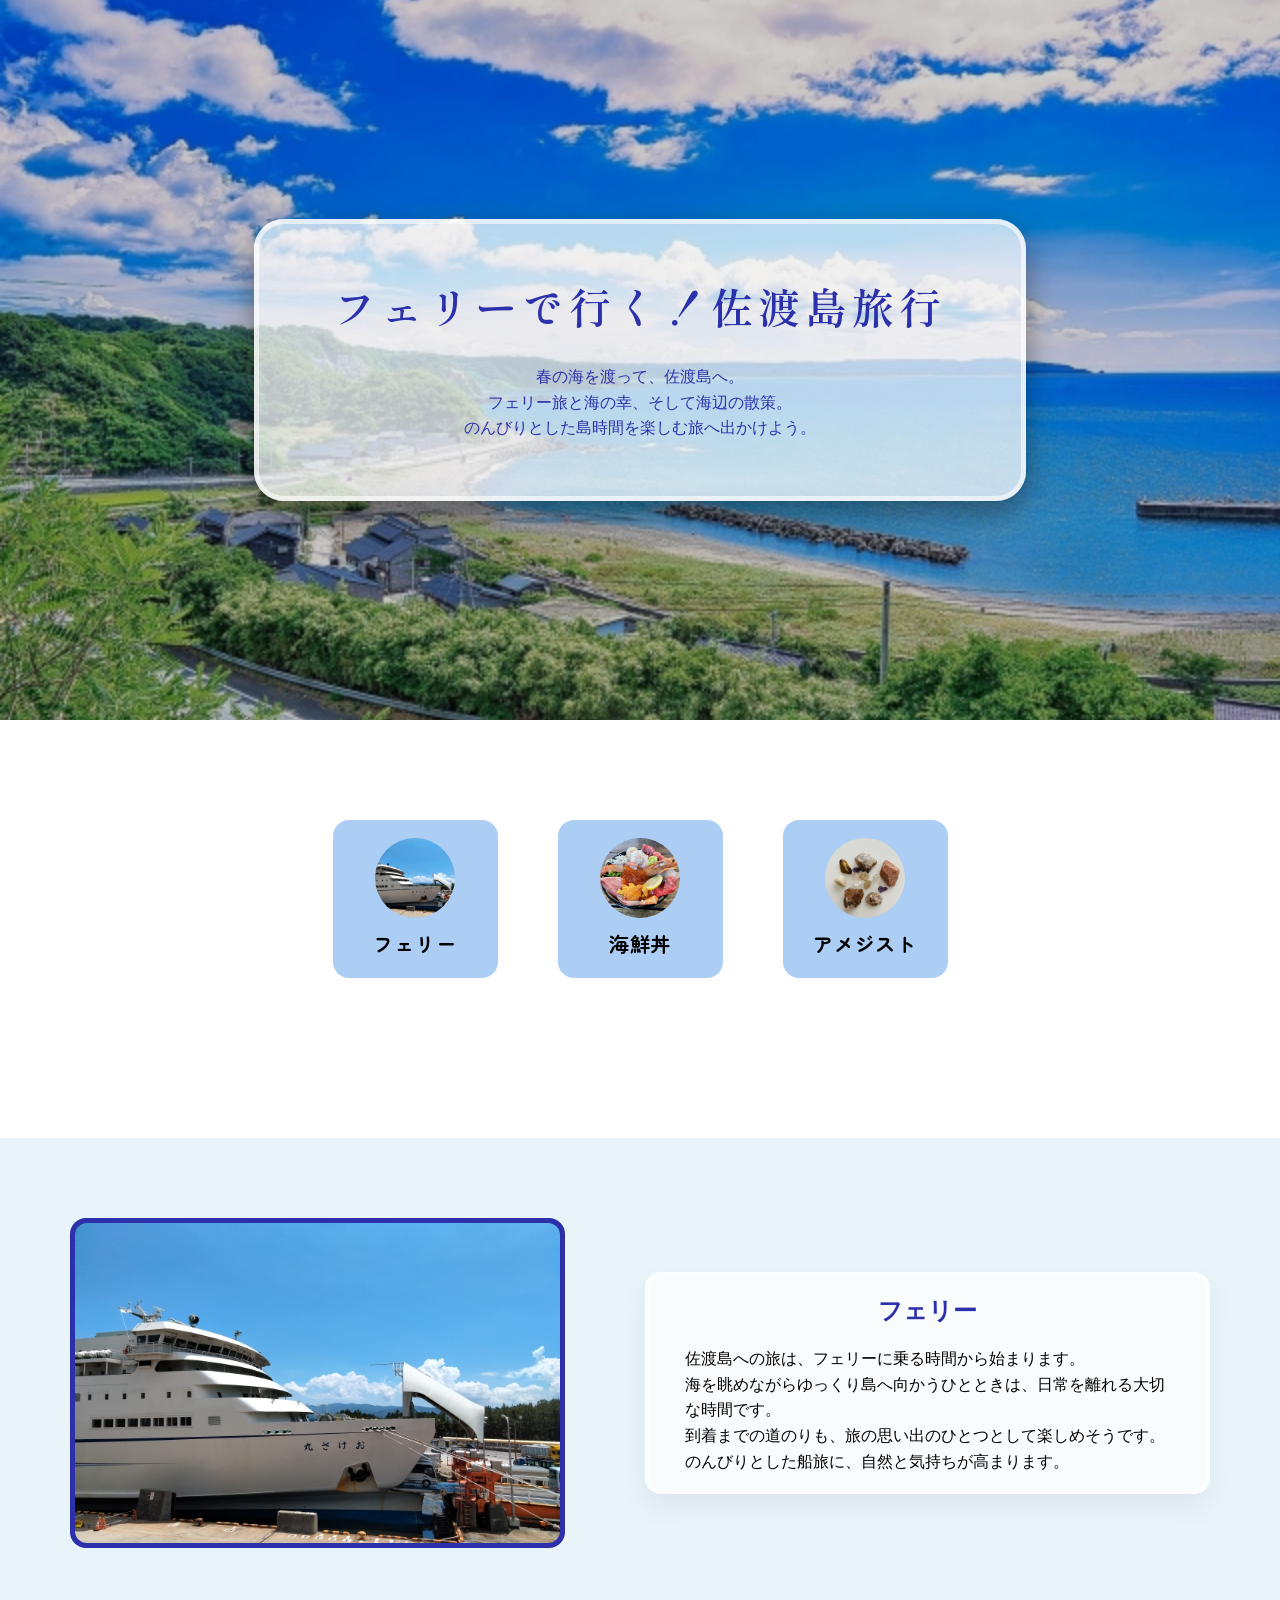
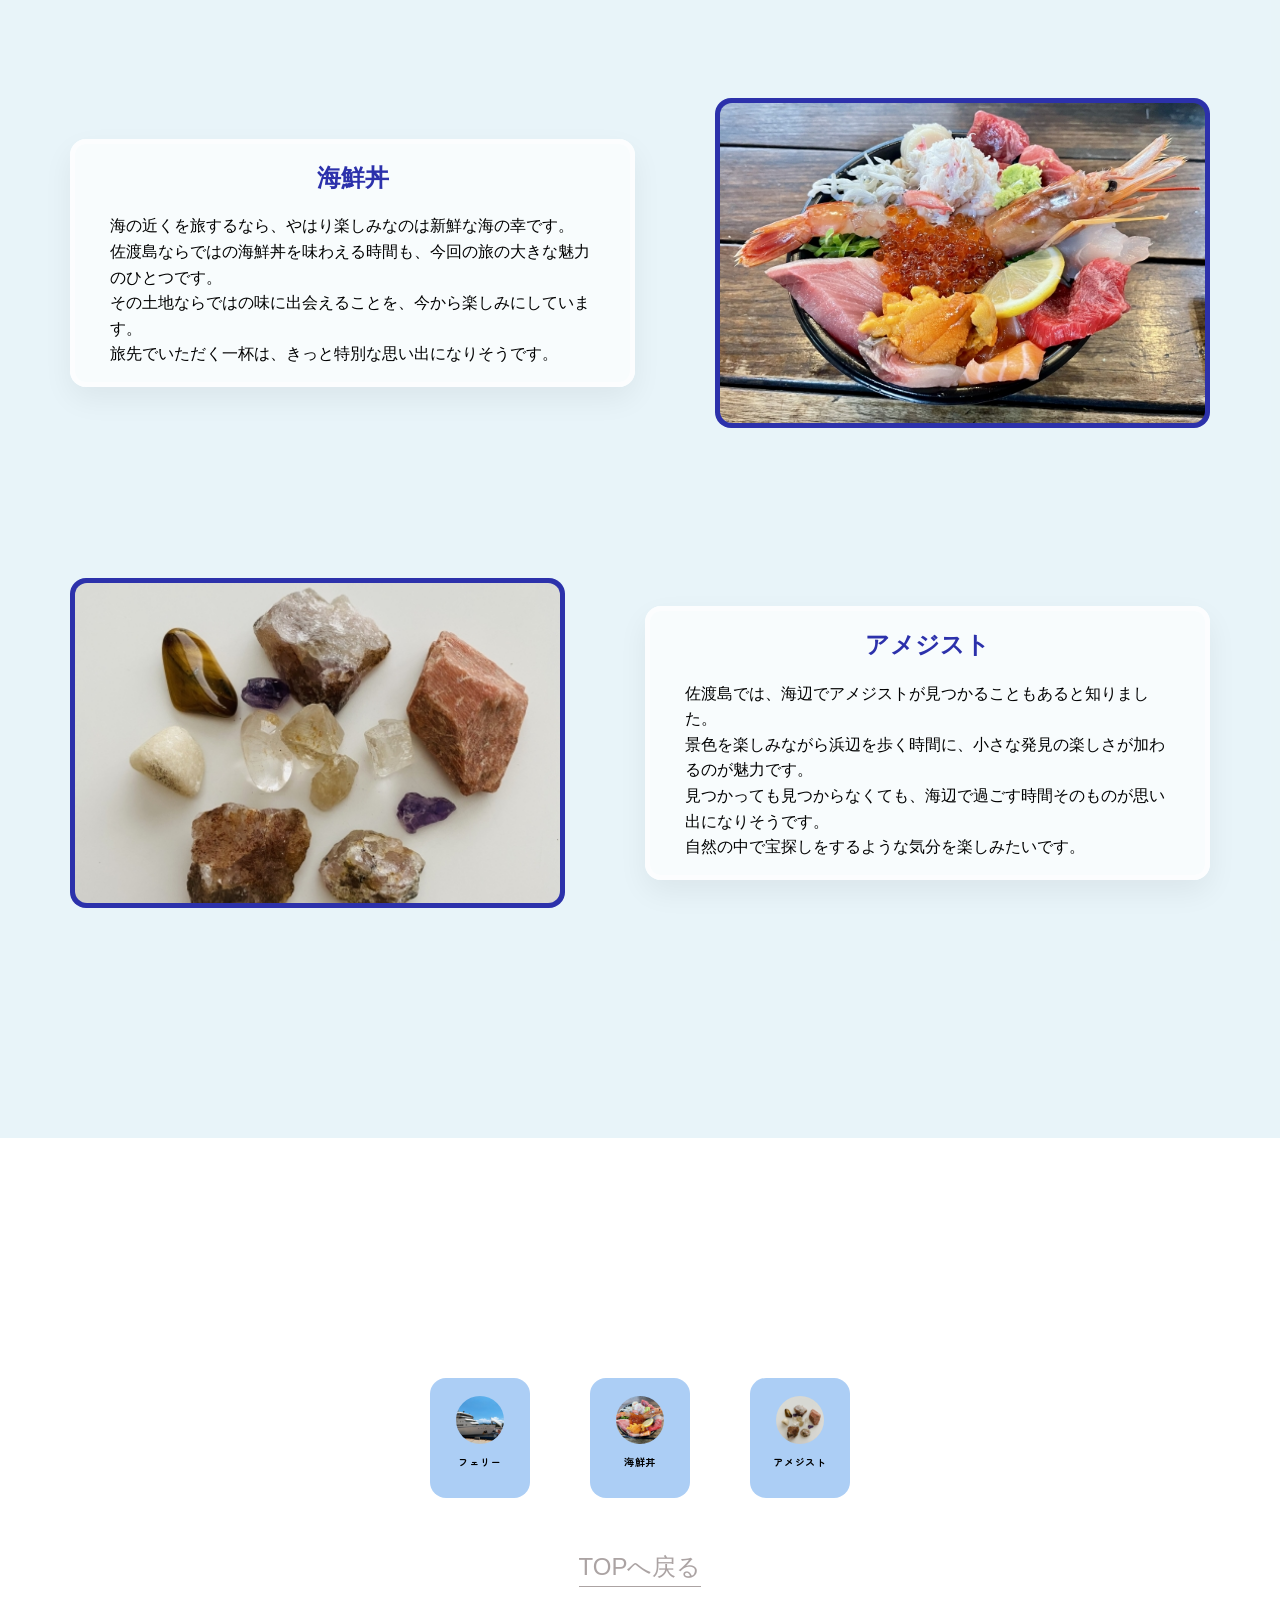
<file: index.html>
<!DOCTYPE html>
<html lang="ja">
<head>
  <meta charset="UTF-8">
  <meta name="viewport" content="width=device-width, initial-scale=1.0">
  <title>佐渡島旅行サイト</title>
  <meta name="description" content="佐渡島旅行のための自己満足サイト">
  <link rel="stylesheet" href="style.css">
  <link rel="icon" href="favicon.ico">
  <link href="https://fonts.googleapis.com/css2?family=Zen+Maru+Gothic&display=swap" rel="stylesheet">
  <link href="https://fonts.googleapis.com/css2?family=Shippori+Mincho:wght@400;600&display=swap" rel="stylesheet">
</head>


<body id="top">
 <main>
  <section id="hero">
    <div class="hero_text">
      <h1>フェリーで行く！佐渡島旅行</h1>
      <p>春の海を渡って、佐渡島へ。<br>
        フェリー旅と海の幸、そして海辺の散策。<br>
        のんびりとした島時間を楽しむ旅へ出かけよう。</p>
    </div>
  </section>


  <section id="nav">
   <nav class="nav_flex">
    <ul class="nav_list">
      <li> <a href="#ferry"><img src="ferry.jpg" alt=""><span>フェリー</span></a> </li>
      <li> <a href="#kaisen"><img src="kaisen.jpg" alt=""><span>海鮮丼</span></a> </li>
      <li> <a href="#amethyst"><img src="amethyst.jpg" alt=""><span>アメジスト</span></a> </li>
    </ul>
   </nav>
  </section>
  

  <section id="area">
  <div id="ferry" class="container">
   <div class="area_flex">
    <div class="area_img">
      <img src="ferry.jpg" alt="海原に浮かぶフェリーの画像">
    </div>

    <div class="area_text">
     <h2>フェリー</h2>
      <p>佐渡島への旅は、フェリーに乗る時間から始まります。</p>
      <p>海を眺めながらゆっくり島へ向かうひとときは、日常を離れる大切な時間です。</p>
      <p>到着までの道のりも、旅の思い出のひとつとして楽しめそうです。</p>
      <p><span>のんびりとした船旅に、自然と気持ちが高まります。</span></p>
    </div>
   </div>
  </div>

  <div id="kaisen" class="container">
   <div class="area_flex reverse">
    <div class="area_img">
      <img src="kaisen.jpg" alt="おいしそうな海鮮丼の画像">
    </div>

    <div class="area_text">
       <h2>海鮮丼</h2>
        <p>海の近くを旅するなら、やはり楽しみなのは新鮮な海の幸です。</p>
        <p>佐渡島ならではの海鮮丼を味わえる時間も、今回の旅の大きな魅力のひとつです。</p>
        <p>その土地ならではの味に出会えることを、今から楽しみにしています。</p>
        <p><span>旅先でいただく一杯は、きっと特別な思い出になりそうです。</span></p>
    </div>
   </div>
  </div>

  <div id="amethyst" class="container">
   <div class="area_flex">
    <div class="area_img">
      <img src="amethyst.jpg" alt="とてもきれいなアメジストの画像">
    </div>

    <div class="area_text">
        <h2>アメジスト</h2>
         <p>佐渡島では、海辺でアメジストが見つかることもあると知りました。</p>
         <p>景色を楽しみながら浜辺を歩く時間に、小さな発見の楽しさが加わるのが魅力です。</p>
         <p>見つかっても見つからなくても、海辺で過ごす時間そのものが思い出になりそうです。</p>
         <p><span>自然の中で宝探しをするような気分を楽しみたいです。</span></p>
      </div>
     </div>
    </div>

  </section>
 </main>

<footer id="footer">
 <nav class="nav_flex">
    <ul class="nav_list">
      <li> <a href="#ferry"><img src="ferry.jpg" alt=""><span>フェリー</span></a> </li>
      <li> <a href="#kaisen"><img src="kaisen.jpg" alt=""><span>海鮮丼</span></a> </li>
      <li> <a href="#amethyst"><img src="amethyst.jpg" alt=""><span>アメジスト</span></a> </li>
    </ul>
     <a href="#top" class="to_top">TOPへ戻る</a>
   </nav>
</footer>

</body>
</html>
</file>
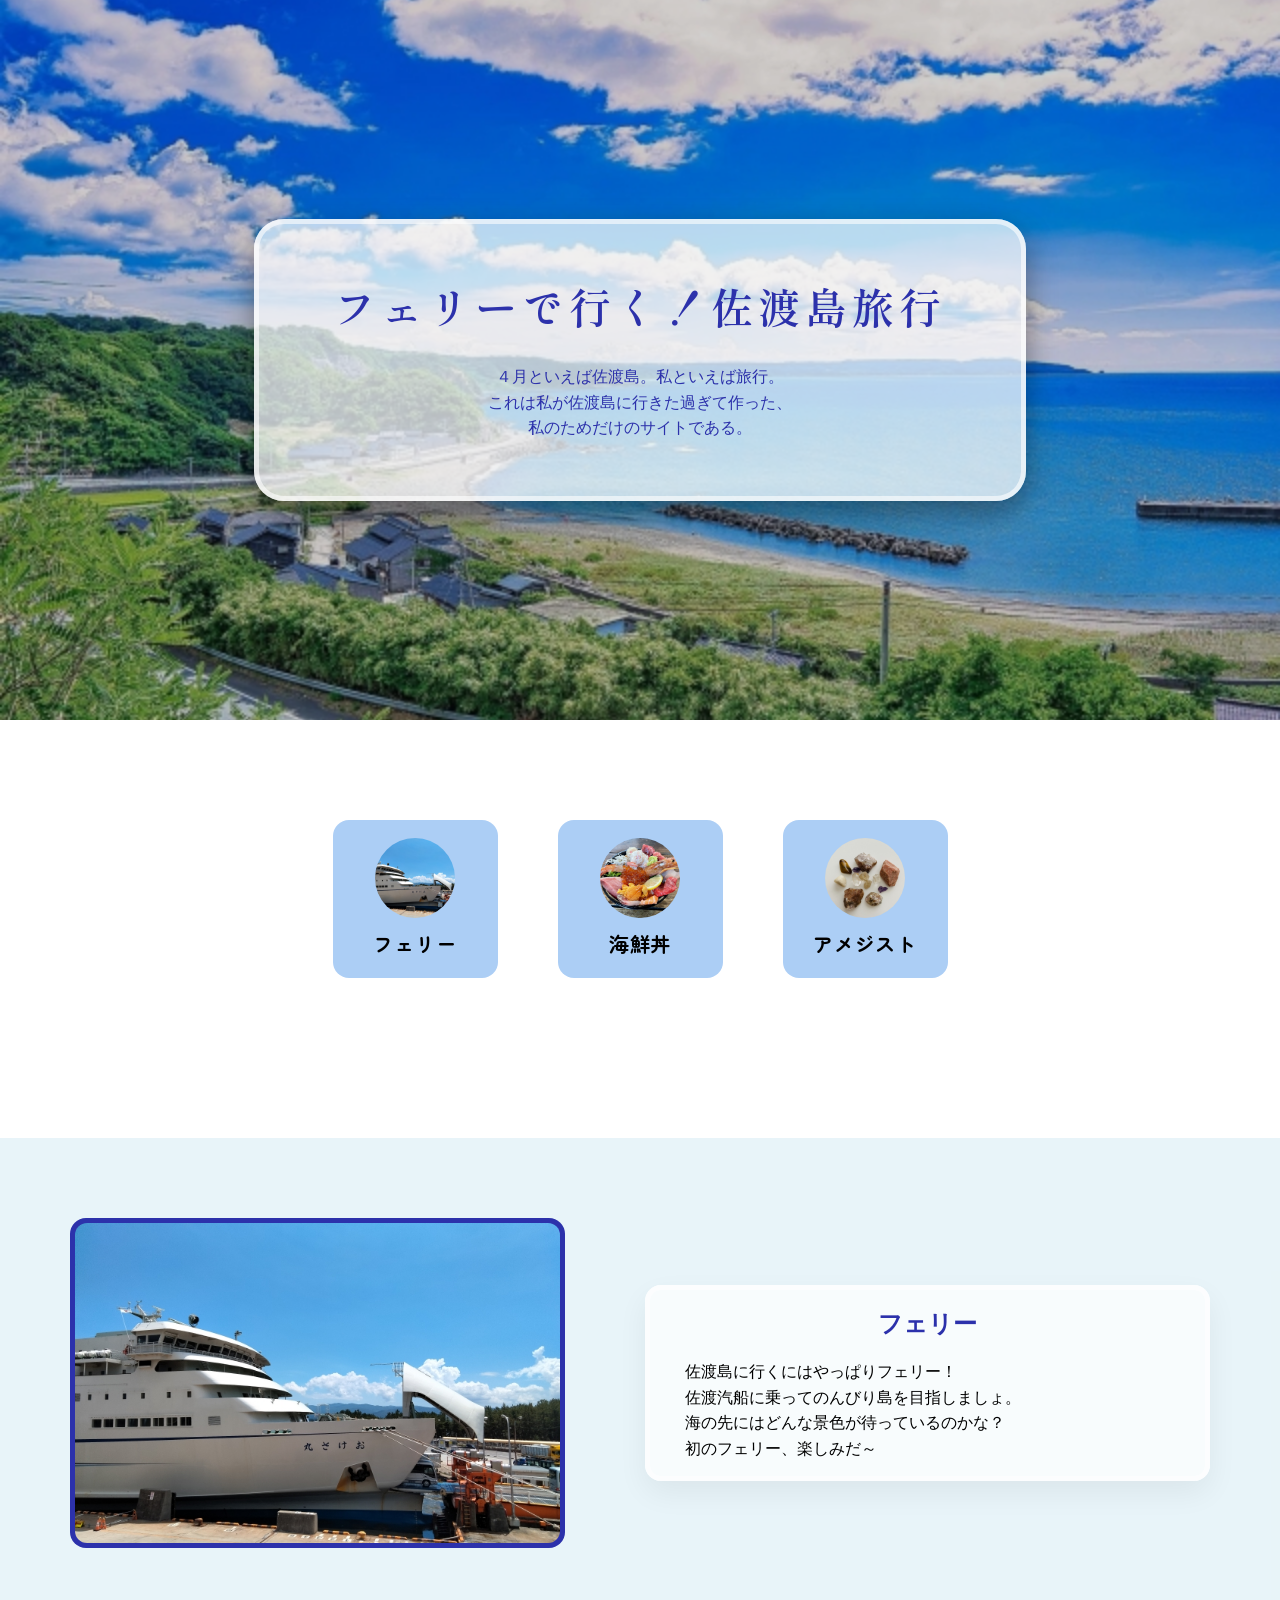
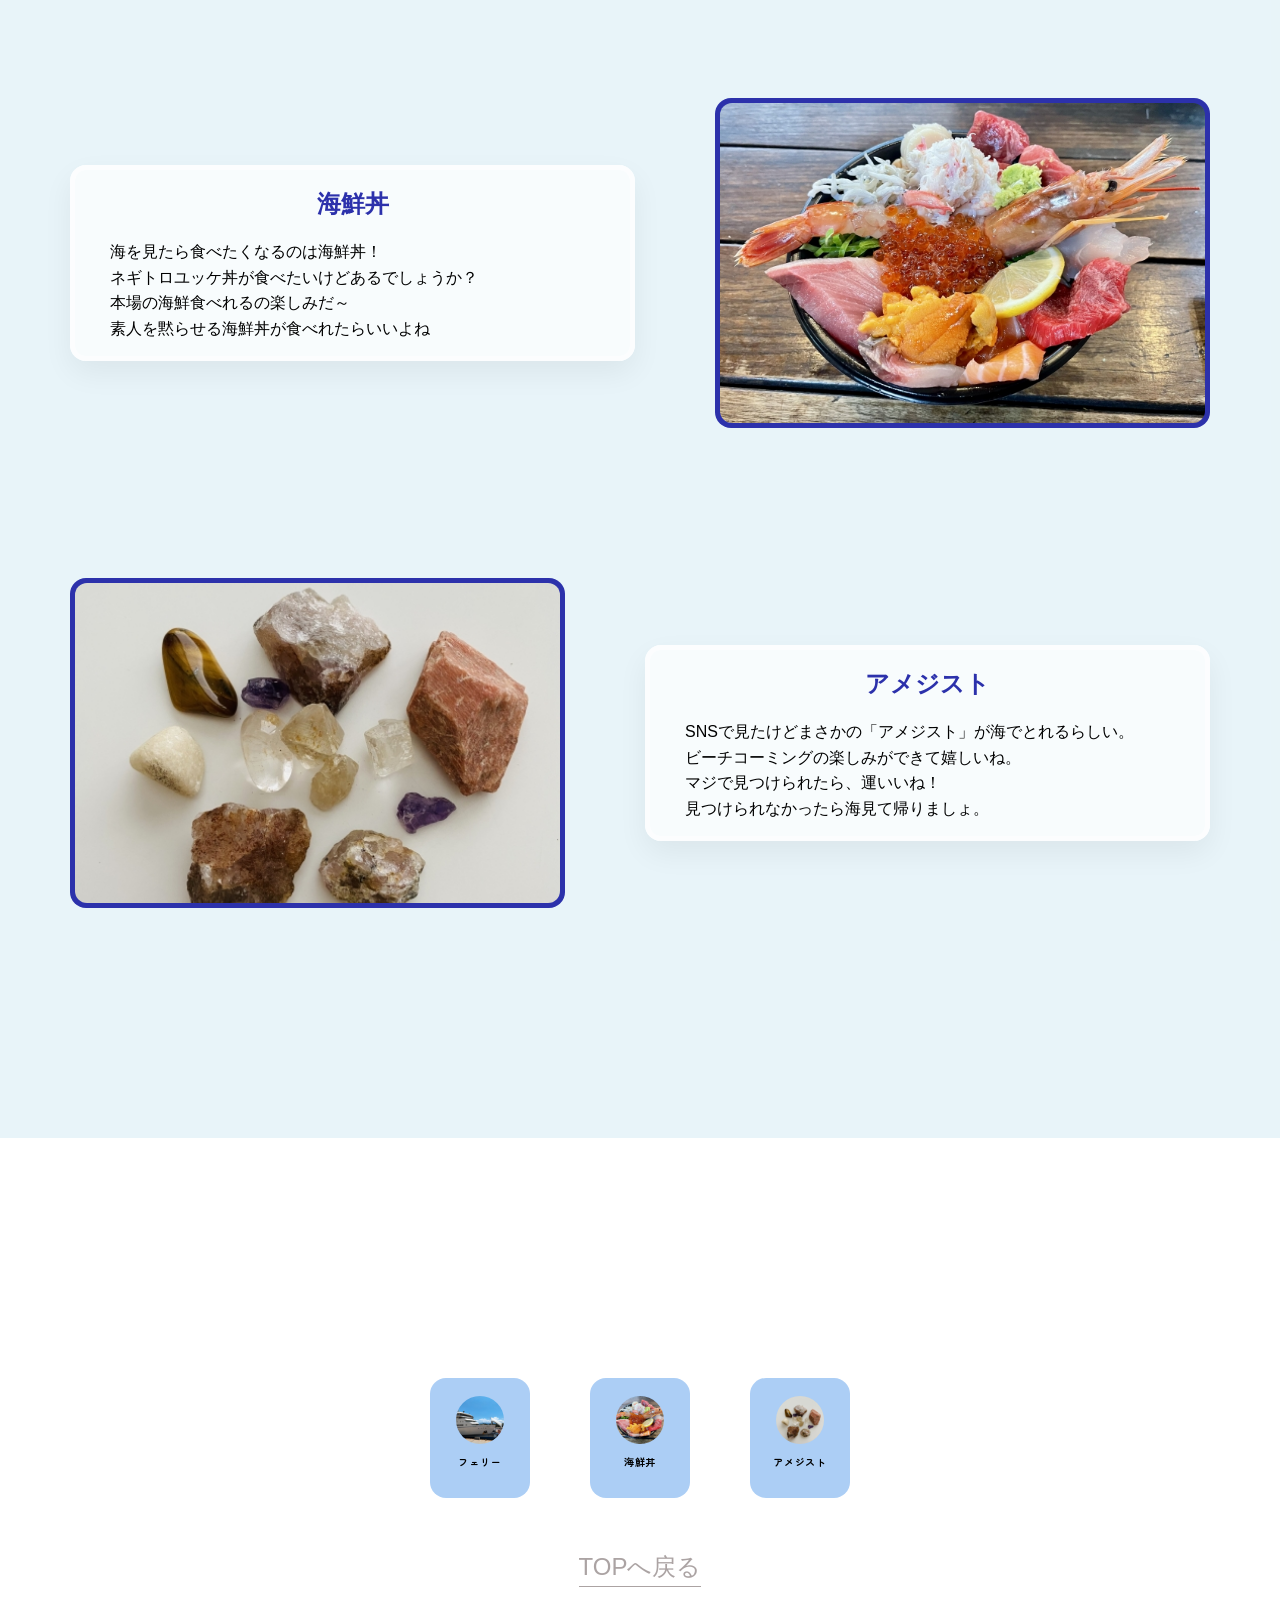
<file: index.html.html>
<!DOCTYPE html>
<html lang="ja">
<head>
  <meta charset="UTF-8">
  <meta name="viewport" content="width=device-width, initial-scale=1.0">
  <title>佐渡島旅行サイト</title>
  <meta name="description" content="佐渡島旅行のための自己満足サイト">
  <link rel="stylesheet" href="style.css">
  <link rel="icon" href="favicon.ico">
  <link href="https://fonts.googleapis.com/css2?family=Zen+Maru+Gothic&display=swap" rel="stylesheet">
  <link href="https://fonts.googleapis.com/css2?family=Shippori+Mincho:wght@400;600&display=swap" rel="stylesheet">
</head>


<body id="top">
 <main>
  <section id="hero">
    <div class="hero_text">
      <h1>フェリーで行く！佐渡島旅行</h1>
      <p>４月といえば佐渡島。私といえば旅行。<br>
         これは私が佐渡島に行きた過ぎて作った、<br>
         私のためだけのサイトである。</p>
    </div>
  </section>


  <section id="nav">
   <nav class="nav_flex">
    <ul class="nav_list">
      <li> <a href="#"><img src="ferry.jpg" alt=""><span>フェリー</span></a> </li>
      <li> <a href="#"><img src="kaisen.jpg" alt=""><span>海鮮丼</span></a> </li>
      <li> <a href="#"><img src="amethyst.jpg" alt=""><span>アメジスト</span></a> </li>
    </ul>
   </nav>
  </section>
  

  <section id="area">
  <div id="ferry" class="container">
   <div class="area_flex">
    <div class="area_img">
      <img src="ferry.jpg" alt="海原に浮かぶフェリーの画像">
    </div>

    <div class="area_text">
        <h2>フェリー</h2>
        <p>佐渡島に行くにはやっぱりフェリー！</p>
        <p>佐渡汽船に乗ってのんびり島を目指しましょ。</p>
        <p>海の先にはどんな景色が待っているのかな？</p>
        <p><span>初のフェリー、楽しみだ～</span></p>
      </div>
     </div>
    </div>

  <div id="kaisen" class="container">
   <div class="area_flex reverse">
    <div class="area_img">
      <img src="kaisen.jpg" alt="おいしそうな海鮮丼の画像">
    </div>

    <div class="area_text">
        <h2>海鮮丼</h2>
        <p>海を見たら食べたくなるのは海鮮丼！</p>
        <p><span>ネギトロユッケ丼</span>が食べたいけどあるでしょうか？</p>
        <p>本場の海鮮食べれるの楽しみだ～</p>
        <p>素人を黙らせる海鮮丼が食べれたらいいよね</p>
       </div>
      </div>
    </div>

  <div id="amethyst" class="container">
   <div class="area_flex">
    <div class="area_img">
      <img src="amethyst.jpg" alt="とてもきれいなアメジストの画像">
    </div>

    <div class="area_text">
        <h2>アメジスト</h2>
        <p>SNSで見たけどまさかの「アメジスト」が海でとれるらしい。</p>
        <p><span>ビーチコーミング</span>の楽しみができて嬉しいね。</p>
        <p>マジで見つけられたら、運いいね！</p>
        <p>見つけられなかったら海見て帰りましょ。</p>
      </div>
     </div>
    </div>

  </section>
 </main>

<footer id="footer">
 <nav class="nav_flex">
    <ul class="nav_list">
      <li> <a href="#"><img src="ferry.jpg" alt=""><span>フェリー</span></a> </li>
      <li> <a href="#"><img src="kaisen.jpg" alt=""><span>海鮮丼</span></a> </li>
      <li> <a href="#"><img src="amethyst.jpg" alt=""><span>アメジスト</span></a> </li>
    </ul>
     <a href="#top" class="to_top">TOPへ戻る</a>
   </nav>
</footer>

</body>
</html>
</file>
<file: style.css>
/* ===== reset ===== */
* {
  box-sizing: border-box;
}

body, h1, h2, p, ul, li {
  margin: 0;
  padding: 0;
}

ul { list-style: none; }

img {
  max-width: 100%;
  display: block;
}

/* ===== base ===== */
body {
  font-family: sans-serif;
  line-height: 1.6;
}

a {
  text-decoration: none;
  color: inherit;
}

/* ===== hero ===== */
#hero{
  height: 80vh;
  background: url("mainvisual.jpeg") center/cover no-repeat;
  position: relative;

  display:flex;  /* flexの中央寄せは親指定 */
  justify-content: center; /* 横中央 */
  align-items: center;  /* 縦中央 */
}

/* 暗幕 */
#hero::before{
  content:"";
  position:absolute;
  inset:0;
  background: rgba(0,0,0,0.18);
}

/* テキストを前に */
.hero_text{
  position: relative; /* 暗幕より前 */
  color: #2c31ab;
  text-align: center;
  padding:24px;

  
  /* 四角背景 */
  background: rgba(255,255,255,0.72);
  padding:60px 80px;
  border-radius: 30px;
  /* 四角背景の影 */
  box-shadow: 0 12px 30px rgba(0,0,0,0.4),/* 外の影 */
              inset 0 0 0 5px rgba(255,255,255,0.6); /* 内側の線 */ 
  
}
.hero_text h1{
  font-family: 'Shippori Mincho', serif;
  font-weight: 600;  
  font-size: 42px;
  letter-spacing: 0.12em;
  line-height: 1.3;
}

.hero_text p{
  padding-top:30px;
}


/* ===== nav ===== */
#nav{
  margin:40px;
  padding:60px 16px;
}

.nav_flex ul{
  display:flex;
  justify-content: center;
  gap:60px;
}


.nav_list a{
 display:flex;
 flex-direction: column;
 align-items: center;
 gap:10px;

 padding:18px 18px;
 border-radius: 16px;
 background: rgba(104, 166, 237, 0.55);

  width:165px;   /* 大きさ固定*/

  transition: transform .2s, box-shadow .2s, background .2s;
}

.nav_list a:hover{
  transform:translateY(-4px);
  box-shadow: 0 10px 25px rgba(0,0,0,0.18); 
  background: rgba(225, 233, 157, 0.75); 
}

.nav_list img{
  width:5rem;
  height:5rem;
  object-fit:cover;
  border-radius: 50%;

  transition: transform .2s;
}

.nav_list span{
  font-family: 'Zen Maru Gothic', sans-serif;
  font-weight: bold;
  font-size:20px;
  letter-spacing: 0.06rem;

  transition: 0.3s;
}

.nav_list a:hover span{
  color:#2c31ab;
}

.nav_list a:hover img{
  transform: scale(1.08);
}

/* ===== area ===== */
/* 共通 */
#area{
  margin-top:100px;
  padding:80px 0;
  background-color: rgba(29, 147, 190, 0.1);
}

.container{
  max-width:1200px;
  margin:0 auto;
  padding:0 30px;
}

.area_flex{
  margin-bottom:150px;
  display:flex;
  gap:80px;

  align-items:center;
}

.area_img,
.area_text{
  flex:1;
}

.area_img{
 background: #2c31ab;
  border-radius: 16px;
  padding:5px;
}

.area_text{
  background: rgba(255,255,255,0.72);
  border-radius: 16px;
  padding:20px 40px;
  box-shadow: 0 12px 30px rgba(0,0,0,0.06),/* 外の影 */
              inset 0 0 0 5px rgba(255,255,255,0.6); /* 内側の線 */ 
}

.area_text h2{
  text-align: center;
  margin-bottom: 16px;
  font-weight: bold;
  color: #2c31ab;
}

.area_img img{
  width: 100%;
  height: 320px;
  display: block;
  object-fit: cover;
  border-radius: 12px; /* 枠の内側なので少し小さめが上品 */
}

.area_flex.reverse{
  flex-direction: row-reverse;
}

/* ===== フッター ===== */
#footer{
  margin-top:180px;
  padding:60px 16px;
}

#footer .nav_list a{
width:100px; height:120px; padding:18px 12px; 

  transition: transform .2s;
}

#footer .nav_list span{
 font-size:10px;

  transition: 0.3s;
}

#footer .nav_list img{
 width:3rem; height:3rem; 

  transition: transform .2s;
}

#footer .nav_list a:hover{
  transform:translateY(-4px);
  box-shadow: 0 10px 25px rgba(0,0,0,0.18); 
  background: rgba(225, 233, 157, 0.75); 
}
#footer .nav_flex{
 display:flex;
 flex-direction: column;
 align-items: center;
 gap:30px;
}

.to_top{
  margin-top:20px;
  
  display:block;
  font-size:24px;
  color:rgba(139, 128, 128, 0.72);
  border-bottom:solid 1px rgba(139, 128, 128, 0.72);

  cursor:pointer;
}
#footer .to_top:hover{
  transform:translateY(-4px);
  box-shadow: 0 10px 25px rgba(0,0,0,0.18); 
  background: rgba(225, 233, 157, 0.75); 
}

html {
    scroll-behavior: smooth;
}

/* ===== レスポンシブ ===== */
@media screen and (max-width: 834px){

#nav,
#footer{
  margin:20px;
  padding:30px 16px;
}
.hero_text h1{
  font-size: 32px;
  letter-spacing: 0.08em;
}
.hero_text{
/* 四角背景 */
  padding:40px 40px;
}

#nav{
  margin-top:80px;
  margin-bottom:30px;
}

.nav_flex ul{
    flex-direction: column;
    gap: 20px;
  }

    /* リストの色を狭める */
.nav_list{
    flex-direction: column;
    align-items: center;  /* ← これ追加 */
    gap: 20px;
  }


#area{
  padding-top:120px;
  margin-bottom:20px;
  padding-bottom:0;
}
.area_flex{
  margin-bottom:100px;
}

.area_img img{
  width: 100%;
  height: 400px;
  display: block;
  object-fit: cover;
  border-radius: 12px; /* 枠の内側なので少し小さめが上品 */
}


  .container{
    margin-right: 16px;
    margin-left: 16px;
    padding-bottom:50px;
}

  .area_flex,
  .area_flex.reverse{
  flex-direction:column;
}

#footer .nav_flex ul{
    flex-direction: row;
    gap: 30px;
    justify-content:flex-end;
    margin-right:20px;
  }

 #footer .nav_flex{
 gap:20px;
}
.to_top{
  font-size:18px;
   justify-content:left;
}
}
</file>
